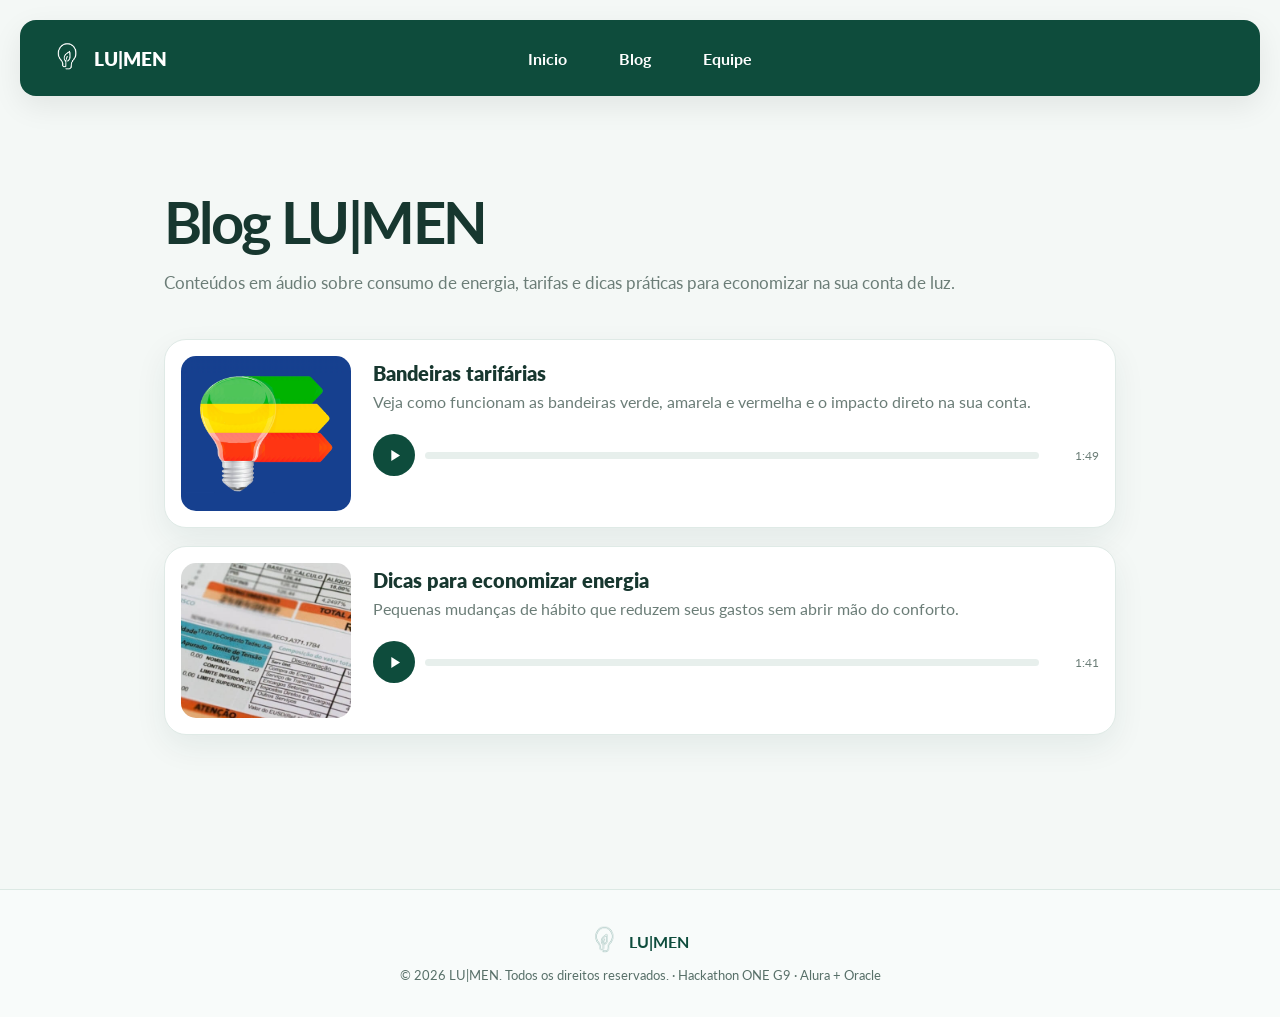
<file: frontend/Pages/blog.html>
<!DOCTYPE html>
<html lang="pt-br">
<head>
    <meta charset="UTF-8">
    <meta name="viewport" content="width=device-width, initial-scale=1.0">
    <link rel="stylesheet" href="../CSS/Blog.css">

    <link rel="preconnect" href="https://fonts.googleapis.com">
    <link href="https://fonts.googleapis.com/css2?family=Lato:wght@400;700;800&display=swap" rel="stylesheet">

    <link rel="icon" href="../Assests/logo-lumen-branco.png" type="image/png">

    <title>Blog</title>
</head>

<body>

    <header class="navbar">
        <div class="navbar__logo">
            <a href="../index.html" class="navbar__logo-link" aria-label="LU|MEN - início">
                <img src="../Assests/logo-lumen-bulb-white.png" class="navbar__brand-icon" alt="">
                <span>LU|MEN</span>
            </a>
        </div>

        <ul class="navbar__links">
            <li><a href="../index.html">Inicio</a></li>
            <li><a href="./blog.html">Blog</a></li>
            <li><a href="./equipe.html">Equipe</a></li>
        </ul>
    </header>

    <section class="blog__intro">
        <h1 class="blog__intro-titulo">Blog LU|MEN</h1>
        <p class="blog__intro-texto">
            Conteúdos em áudio sobre consumo de energia, tarifas e dicas
            práticas para economizar na sua conta de luz.
        </p>
    </section>

    <section class="blog__lista">

        <article class="blog-item">
            <div class="blog-item__capa" style="background-image:url('../Assests/bandeira-tarifaria.jpg');"></div>
            <div class="blog-item__conteudo">
                <p class="blog-item__titulo">Bandeiras tarifárias</p>
                <p class="blog-item__resumo">
                    Veja como funcionam as bandeiras verde, amarela e vermelha
                    e o impacto direto na sua conta.
                </p>

                <div class="player">
                    <button class="player__play" aria-label="Reproduzir">
                        <svg class="icon-play" viewBox="0 0 24 24"><path d="M8 5v14l11-7z"/></svg>
                        <svg class="icon-pause" viewBox="0 0 24 24" style="display:none;"><path d="M6 5h4v14H6zm8 0h4v14h-4z"/></svg>
                    </button>
                    <div class="player__barra">
                        <div class="player__progresso"></div>
                    </div>
                    <span class="player__tempo">1:49</span>
                    <audio class="player__audio" preload="none">
                        <source src="../Assests/audios/Como_funcionam_as_bandeiras_tarifarias_de_luz.m4a" type="audio/mp4">
                    </audio>
                </div>
            </div>
        </article>

        <article class="blog-item">
            <div class="blog-item__capa" style="background-image:url('../Assests/NoticiaEnergia.jpg');"></div>
            <div class="blog-item__conteudo">
                <p class="blog-item__titulo">Dicas para economizar energia</p>
                <p class="blog-item__resumo">
                    Pequenas mudanças de hábito que reduzem seus gastos
                    sem abrir mão do conforto.
                </p>

                <div class="player">
                    <button class="player__play" aria-label="Reproduzir">
                        <svg class="icon-play" viewBox="0 0 24 24"><path d="M8 5v14l11-7z"/></svg>
                        <svg class="icon-pause" viewBox="0 0 24 24" style="display:none;"><path d="M6 5h4v14H6zm8 0h4v14h-4z"/></svg>
                    </button>
                    <div class="player__barra">
                        <div class="player__progresso"></div>
                    </div>
                    <span class="player__tempo">1:41</span>
                    <audio class="player__audio" preload="none">
                        <source src="../Assests/audios/Como_baixar_sua_conta_de_luz_hoje.m4a" type="audio/mp4">
                    </audio>
                </div>
            </div>
        </article>

    </section>

    <script src="../Scripts/blog.js"></script>


    <footer class="page-footer">
      <div><img src="../Assests/logo-lumen-bulb-green.png" alt=""><strong>LU|MEN</strong></div>
      <p>© 2026 LU|MEN. Todos os direitos reservados. · Hackathon ONE G9 · Alura + Oracle</p>
    </footer>

</body>
</html>
</file>
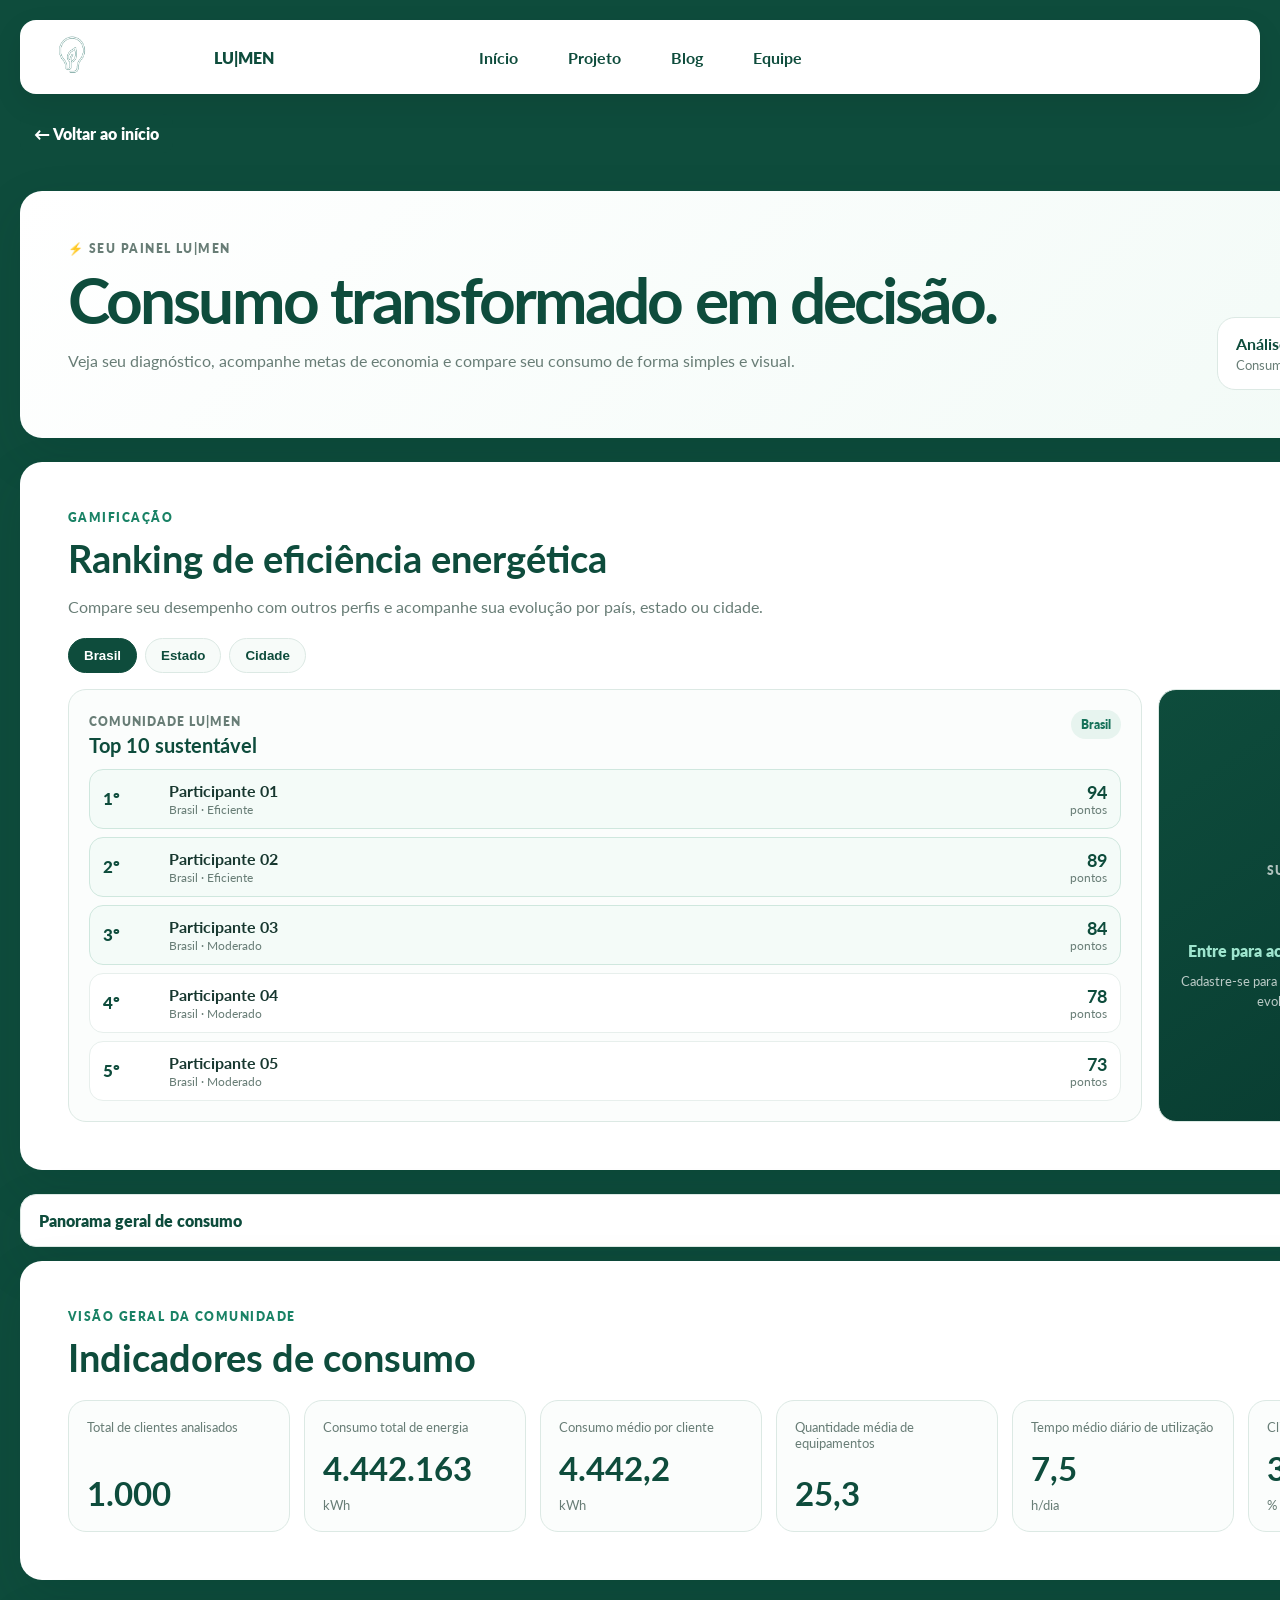
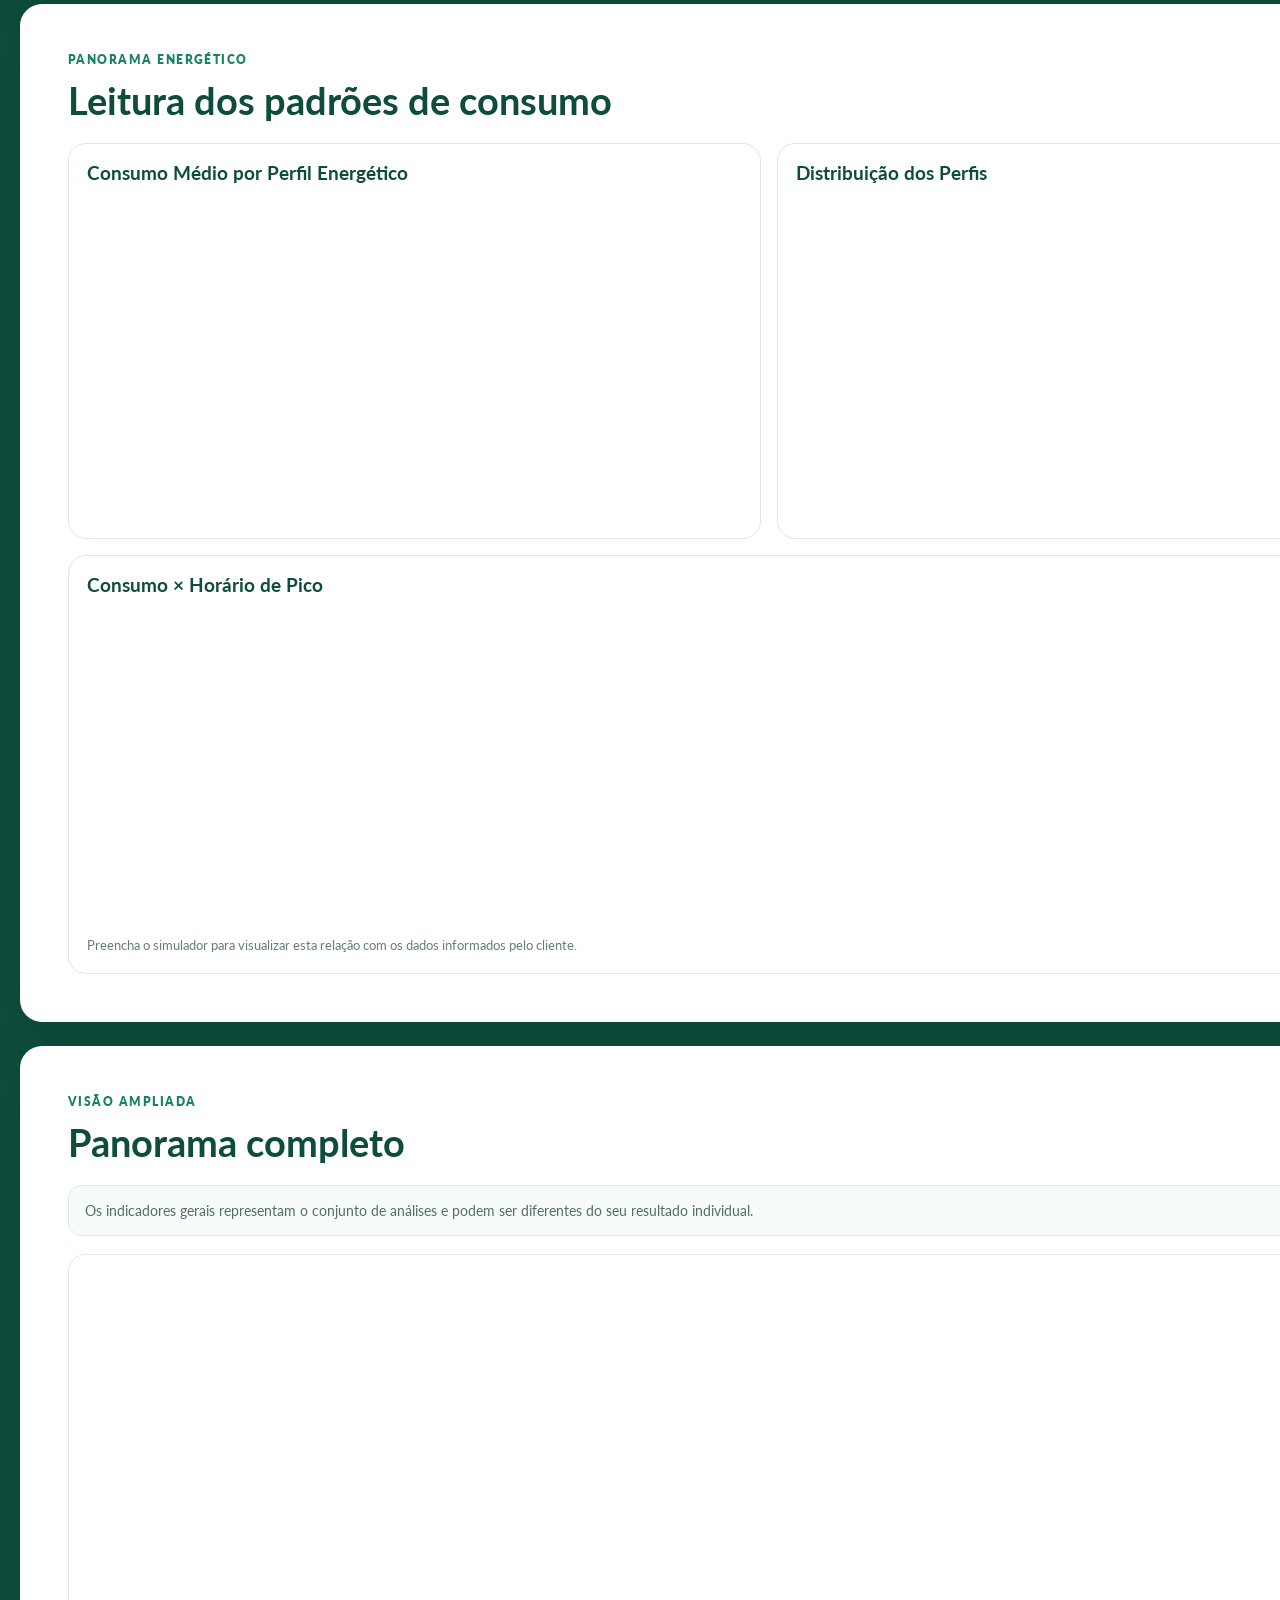
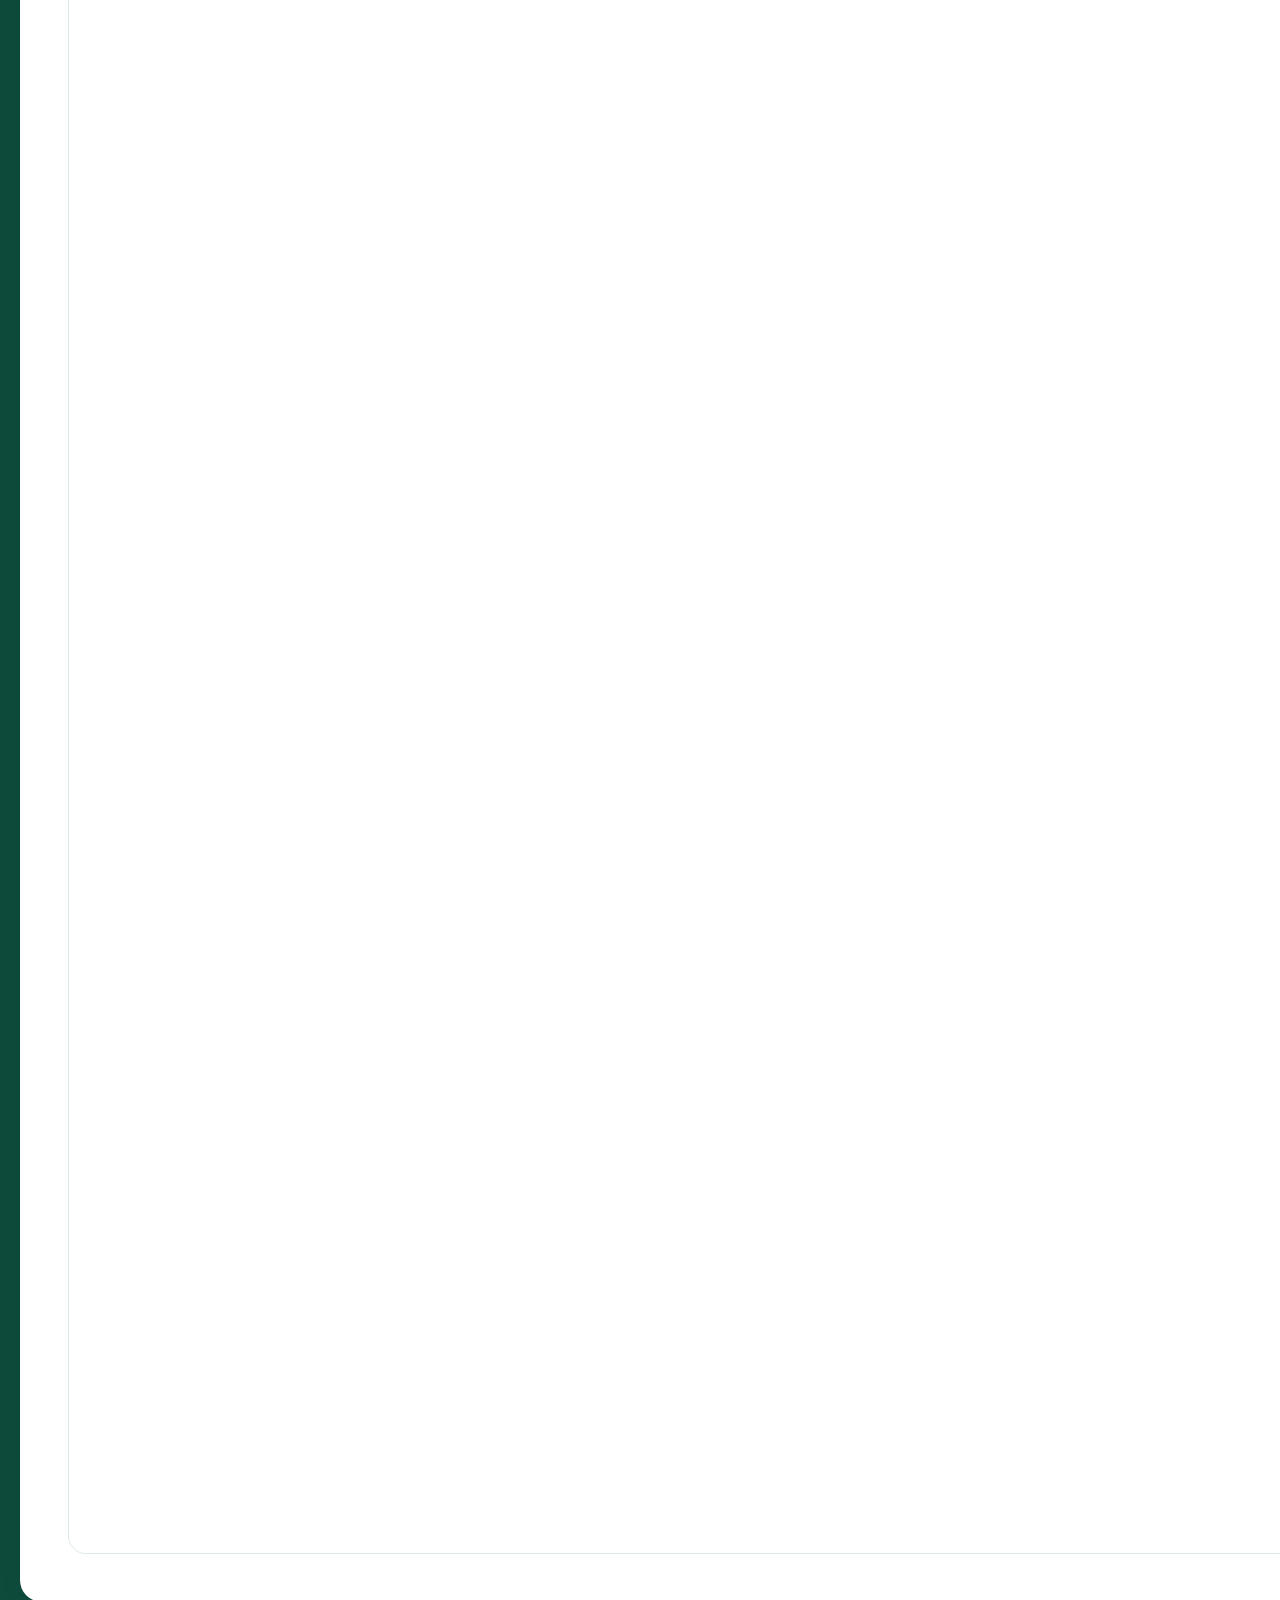
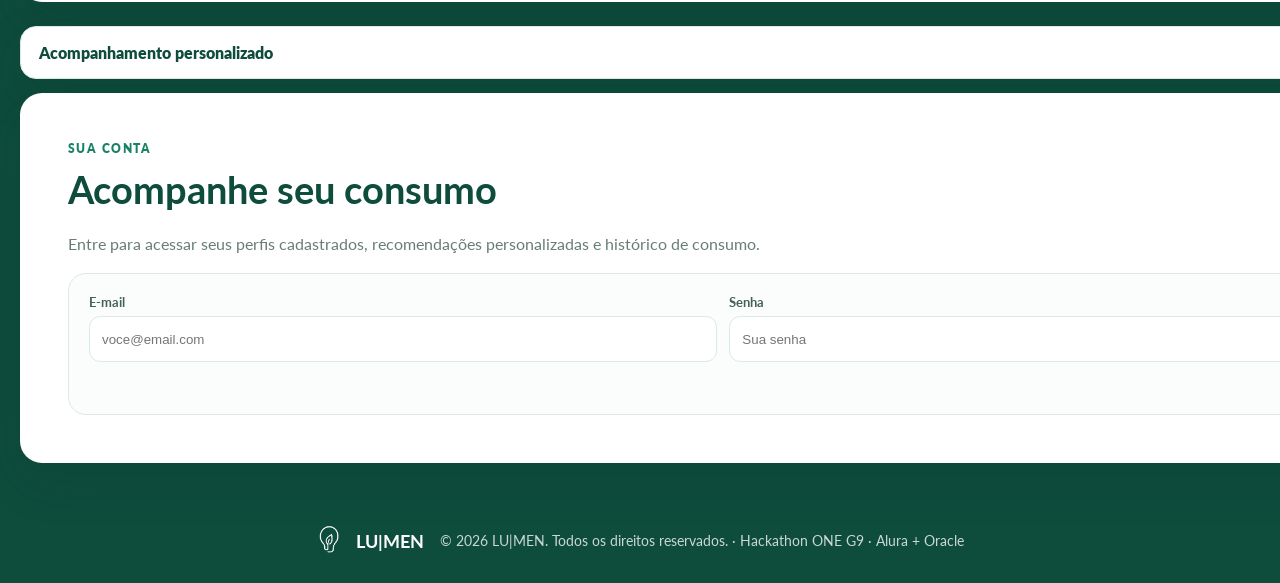
<file: frontend/Pages/dashboard.html>
<!DOCTYPE html>
<html lang="pt-BR">
<head>
  <meta charset="UTF-8">
  <meta name="viewport" content="width=device-width, initial-scale=1.0">
  <meta name="description" content="Dashboard LU|MEN com análise energética, indicadores obrigatórios e Data Viz original da equipe.">
  <title>Dashboard | LU|MEN</title>
  <link rel="preconnect" href="https://fonts.googleapis.com">
  <link href="https://fonts.googleapis.com/css2?family=Lato:wght@400;700;800&display=swap" rel="stylesheet">
  <link rel="icon" href="../Assests/logo-lumen-branco.png" type="image/png">
  <link rel="stylesheet" href="../CSS/Dashboard.css">
</head>
<body>
<script>
  if (new URLSearchParams(location.search).get('embed') === '1') {
    document.body.classList.add('embed-mode');
  }
</script>
<header class="navbar">
  <a class="navbar__logo navbar__brand" href="../index.html" aria-label="Voltar para o início">
    <img src="../Assests/logo-lumen-bulb-green.png" alt="" class="navbar__brand-icon">
    <span>LU|MEN</span>
  </a>
  <nav aria-label="Navegação principal">
    <ul class="navbar__links">
      <li><a href="../index.html">Início</a></li>
      <li><a href="../index.html#projeto">Projeto</a></li>
      <li><a href="./blog.html">Blog</a></li>
      <li><a href="./equipe.html">Equipe</a></li>
    </ul>
  </nav>
</header>

<main class="dashboard-shell">
  <div class="embed-toolbar" id="embedToolbar">
    <button type="button" id="embedVoltarSimulador">← Voltar ao simulador</button>
    <span><img src="../Assests/logo-lumen-bulb-green.png" alt=""> LU|MEN</span>
  </div>
  <a class="standalone-back" href="../index.html">← Voltar ao início</a>
  <section class="dashboard-hero">
    <div>
      <p class="eyebrow">⚡ Seu painel LU|MEN</p>
      <h1>Consumo transformado em decisão.</h1>
      <p>Veja seu diagnóstico, acompanhe metas de economia e compare seu consumo de forma simples e visual.</p>
    </div>
    <div class="hero-chip"><strong>Análise personalizada</strong><span>Consumo · economia · recomendações</span></div>
  </section>

  <section class="analysis-card" id="analysisCard" hidden>
    <div class="section-heading">
      <div>
        <p class="section-kicker">Resultado da sua análise</p>
        <h2>Diagnóstico energético</h2>
      </div>
      <span class="status status--ok" id="analysisSource">Resultado personalizado</span>
    </div>
    <div class="analysis-grid">
      <div class="profile-card" id="profileCard">
        <span class="profile-dot"></span>
        <small>Classificação energética</small>
        <strong id="categoriaValor">—</strong>
        <span id="probabilidadeValor">—</span>
      </div>
      <div class="metric-card"><small>Consumo informado</small><strong id="consumoValor">—</strong><span>kWh/mês</span></div>
      <div class="metric-card"><small>Custo estimado</small><strong id="custoValor">—</strong><span>por mês</span></div>
      <div class="metric-card"><small>Equipamentos</small><strong id="equipamentosValor">—</strong><span>quantidade</span></div>
      <div class="metric-card"><small>Uso diário</small><strong id="horasValor">—</strong><span>h/dia</span></div>
      <div class="metric-card"><small>Horário de pico</small><strong id="picoValor">—</strong><span id="picoLegenda">informado no simulador</span></div>
    </div>

    <div class="analysis-bottom">
      <article class="recommendation-box">
        <h3>Recomendações personalizadas</h3>
        <ul id="recomendacoesLista"></ul>
      </article>
      <article class="economy-box">
        <div class="economy-head"><h3>Meta de economia</h3><strong><span id="reducaoValor">10</span>%</strong></div>
        <input id="reducaoRange" type="range" min="5" max="30" step="5" value="10">
        <div class="economy-values"><div><small>Consumo projetado</small><strong id="consumoProjetado">—</strong></div><div><small>Economia mensal</small><strong id="economiaReais">—</strong></div></div>
      </article>
    </div>
  </section>

  <section class="personal-charts-section" id="personalChartsSection" hidden>
    <div class="section-heading">
      <div>
        <p class="section-kicker">Visualização do seu resultado</p>
        <h2>Seus gráficos de consumo</h2>
      </div>
      <span class="status status--ok">Dados desta análise</span>
    </div>
    <p class="personal-copy">Os gráficos se ajustam aos dados informados e ajudam a visualizar consumo, metas de economia e evolução do seu perfil energético.</p>
    <div class="personal-charts-grid">
      <article class="chart-card">
        <h3>Seu consumo × média do perfil</h3>
        <div id="chartClienteComparacao" class="chart"></div>
      </article>
      <article class="chart-card">
        <h3>Consumo atual × meta de economia</h3>
        <div id="chartClienteProjecao" class="chart"></div>
      </article>
      <article class="chart-card">
        <h3 id="scoreTitulo">Índice da análise</h3>
        <div id="chartClienteConfianca" class="chart"></div>
      </article>
      <article class="chart-card">
        <h3>Custo atual × custo projetado</h3>
        <div id="chartClienteCusto" class="chart"></div>
      </article>
      <article class="chart-card chart-card--wide">
        <h3>Histórico mensal do cliente</h3>
        <div id="chartClienteHistorico" class="chart"></div>
        <p class="chart-note" id="historicoNota">O histórico mensal fica disponível para perfis cadastrados com registros anteriores.</p>
      </article>
    </div>
  </section>

  <section class="gamification-section" id="gamificationSection">
    <div class="section-heading">
      <div>
        <p class="section-kicker">Gamificação</p>
        <h2>Ranking de eficiência energética</h2>
      </div>
      <span class="status" id="rankingStatus">Carregando ranking</span>
    </div>
    <p class="gamification-copy">Compare seu desempenho com outros perfis e acompanhe sua evolução por país, estado ou cidade.</p>

    <div class="ranking-toolbar" role="group" aria-label="Escopo do ranking">
      <button class="ranking-filter is-active" type="button" data-ranking-type="PAIS">Brasil</button>
      <button class="ranking-filter" type="button" data-ranking-type="ESTADO">Estado</button>
      <button class="ranking-filter" type="button" data-ranking-type="CIDADE">Cidade</button>
    </div>

    <div class="gamification-grid">
      <article class="ranking-card">
        <div class="ranking-card__head">
          <div>
            <small>Comunidade LU|MEN</small>
            <h3>Top 10 sustentável</h3>
          </div>
          <span class="ranking-scope" id="rankingScopeLabel">Brasil</span>
        </div>
        <div class="ranking-list" id="rankingList" aria-live="polite"></div>
      </article>

      <aside class="my-rank-card">
        <div class="my-rank-icon">★</div>
        <small>Sua posição</small>
        <strong id="minhaPosicaoValor">—</strong>
        <span id="minhaPontuacaoValor">Entre para ver sua pontuação</span>
        <p id="minhaPosicaoDetalhe">Cadastre-se para acompanhar sua posição e sua evolução no ranking.</p>
      </aside>
    </div>
  </section>

  <details class="dashboard-details dashboard-details--overview" open>
    <summary>Panorama geral de consumo</summary>
    <div class="dashboard-details__content">
  <section class="required-section">
    <div class="section-heading">
      <div>
        <p class="section-kicker">Visão geral da comunidade</p>
        <h2>Indicadores de consumo</h2>
      </div>
      <span class="status status--ok">Dados consolidados</span>
    </div>
    <div class="required-kpis">
      <div class="required-kpi"><span>Total de clientes analisados</span><strong id="kpiClientes">—</strong></div>
      <div class="required-kpi"><span>Consumo total de energia</span><strong id="kpiConsumoTotal">—</strong><small>kWh</small></div>
      <div class="required-kpi"><span>Consumo médio por cliente</span><strong id="kpiConsumoMedio">—</strong><small>kWh</small></div>
      <div class="required-kpi"><span>Quantidade média de equipamentos</span><strong id="kpiEquipamentos">—</strong></div>
      <div class="required-kpi"><span>Tempo médio diário de utilização</span><strong id="kpiHoras">—</strong><small>h/dia</small></div>
      <div class="required-kpi"><span>Clientes eficientes</span><strong id="kpiEficientes">—</strong><small>%</small></div>
    </div>
  </section>

  <section class="charts-section">
    <div class="section-heading">
      <div><p class="section-kicker">Panorama energético</p><h2>Leitura dos padrões de consumo</h2></div>
    </div>
    <div class="charts-grid">
      <article class="chart-card"><h3>Consumo Médio por Perfil Energético</h3><div id="chartConsumoPerfil" class="chart"></div></article>
      <article class="chart-card"><h3>Distribuição dos Perfis</h3><div id="chartDistribuicao" class="chart"></div></article>
      <article class="chart-card chart-card--wide"><h3>Consumo × Horário de Pico</h3><div id="chartPico" class="chart"></div><p class="chart-note" id="picoNota">Preencha o simulador para visualizar esta relação com os dados informados pelo cliente.</p></article>
    </div>
  </section>

  <section class="original-dashboard-section">
    <div class="section-heading">
      <div>
        <p class="section-kicker">Visão ampliada</p>
        <h2>Panorama completo</h2>
      </div>
      <span class="status status--ok">Dados consolidados</span>
    </div>
    
    <p class="confidence-note">Os indicadores gerais representam o conjunto de análises e podem ser diferentes do seu resultado individual.</p>
    <div class="original-dashboard-frame-wrap" id="originalDashboardWrap">
      <iframe class="original-dashboard-frame" id="originalDashboardFrame" src="./dashboard-original.html" title="Dashboard original da equipe" loading="eager" data-original-width="1400" data-original-height="1900"></iframe>
    </div>
  </section>

    </div>
  </details>

  <details class="dashboard-details dashboard-details--official" open>
    <summary>Acompanhamento personalizado</summary>
    <div class="dashboard-details__content">
  <section class="official-section" id="officialSection">
    <div class="section-heading">
      <div><p class="section-kicker">Sua conta</p><h2>Acompanhe seu consumo</h2></div>
      <span class="status" id="apiStatus">Conta LU|MEN</span>
    </div>
    <p class="official-copy">Entre para acessar seus perfis cadastrados, recomendações personalizadas e histórico de consumo.</p>
    <div class="official-grid">
      <div id="loginArea">
        <form id="loginForm" class="login-form">
          <label><span>E-mail</span><input id="loginEmail" type="email" autocomplete="username" placeholder="voce@email.com" required></label>
          <label><span>Senha</span><input id="loginSenha" type="password" autocomplete="current-password" placeholder="Sua senha" required></label>
          <button class="btn" type="submit">Entrar</button>
        </form>
      </div>
      <div id="clienteArea" hidden>
        <p id="usuarioLogado"></p>
        <label class="client-select"><span>Cliente associado</span><select id="clienteSelect"></select></label>
        <div class="client-actions"><button class="btn" id="analisarClienteBtn" type="button">Atualizar análise</button><button class="btn btn--ghost" id="sairBtn" type="button">Sair</button></div>
      </div>
      <p id="formFeedback" class="feedback" role="status" aria-live="polite"></p>
    </div>
  </section>
    </div>
  </details>
</main>

<footer class="footer"><div class="footer__brand"><img src="../Assests/logo-lumen-bulb-white.png" alt=""><strong>LU|MEN</strong></div><p>© 2026 LU|MEN. Todos os direitos reservados. · Hackathon ONE G9 · Alura + Oracle</p></footer>

<script src="https://cdn.plot.ly/plotly-3.3.1.min.js"></script>
<script src="../Scripts/config.js"></script>
<script src="../Scripts/dashboard.js"></script>
<script>
(function () {
  const wrap = document.getElementById('originalDashboardWrap');
  const frame = document.getElementById('originalDashboardFrame');
  const originalWidth = Number(frame.dataset.originalWidth || 1400);
  const originalHeight = Number(frame.dataset.originalHeight || 1900);
  function fitDashboard() {
    const available = Math.max(280, wrap.clientWidth);
    const scale = Math.min(1, available / originalWidth);
    frame.style.width = originalWidth + 'px';
    frame.style.height = originalHeight + 'px';
    frame.style.transformOrigin = 'top left';
    frame.style.transform = `scale(${scale})`;
    wrap.style.height = Math.ceil(originalHeight * scale) + 'px';
  }
  window.addEventListener('resize', fitDashboard, { passive: true });
  frame.addEventListener('load', fitDashboard);
  fitDashboard();
})();
</script>

<script>
(function(){
  const embedded = new URLSearchParams(location.search).get('embed') === '1';
  if (embedded) {
    document.querySelectorAll('.dashboard-details').forEach(el => el.removeAttribute('open'));
  }
  document.getElementById('embedVoltarSimulador')?.addEventListener('click', () => {
    if (window.parent && window.parent !== window) {
      window.parent.postMessage({type:'lumen:voltar-simulador'}, '*');
    } else {
      location.href = '/';
    }
  });
})();
</script>
</body>
</html>
</file>
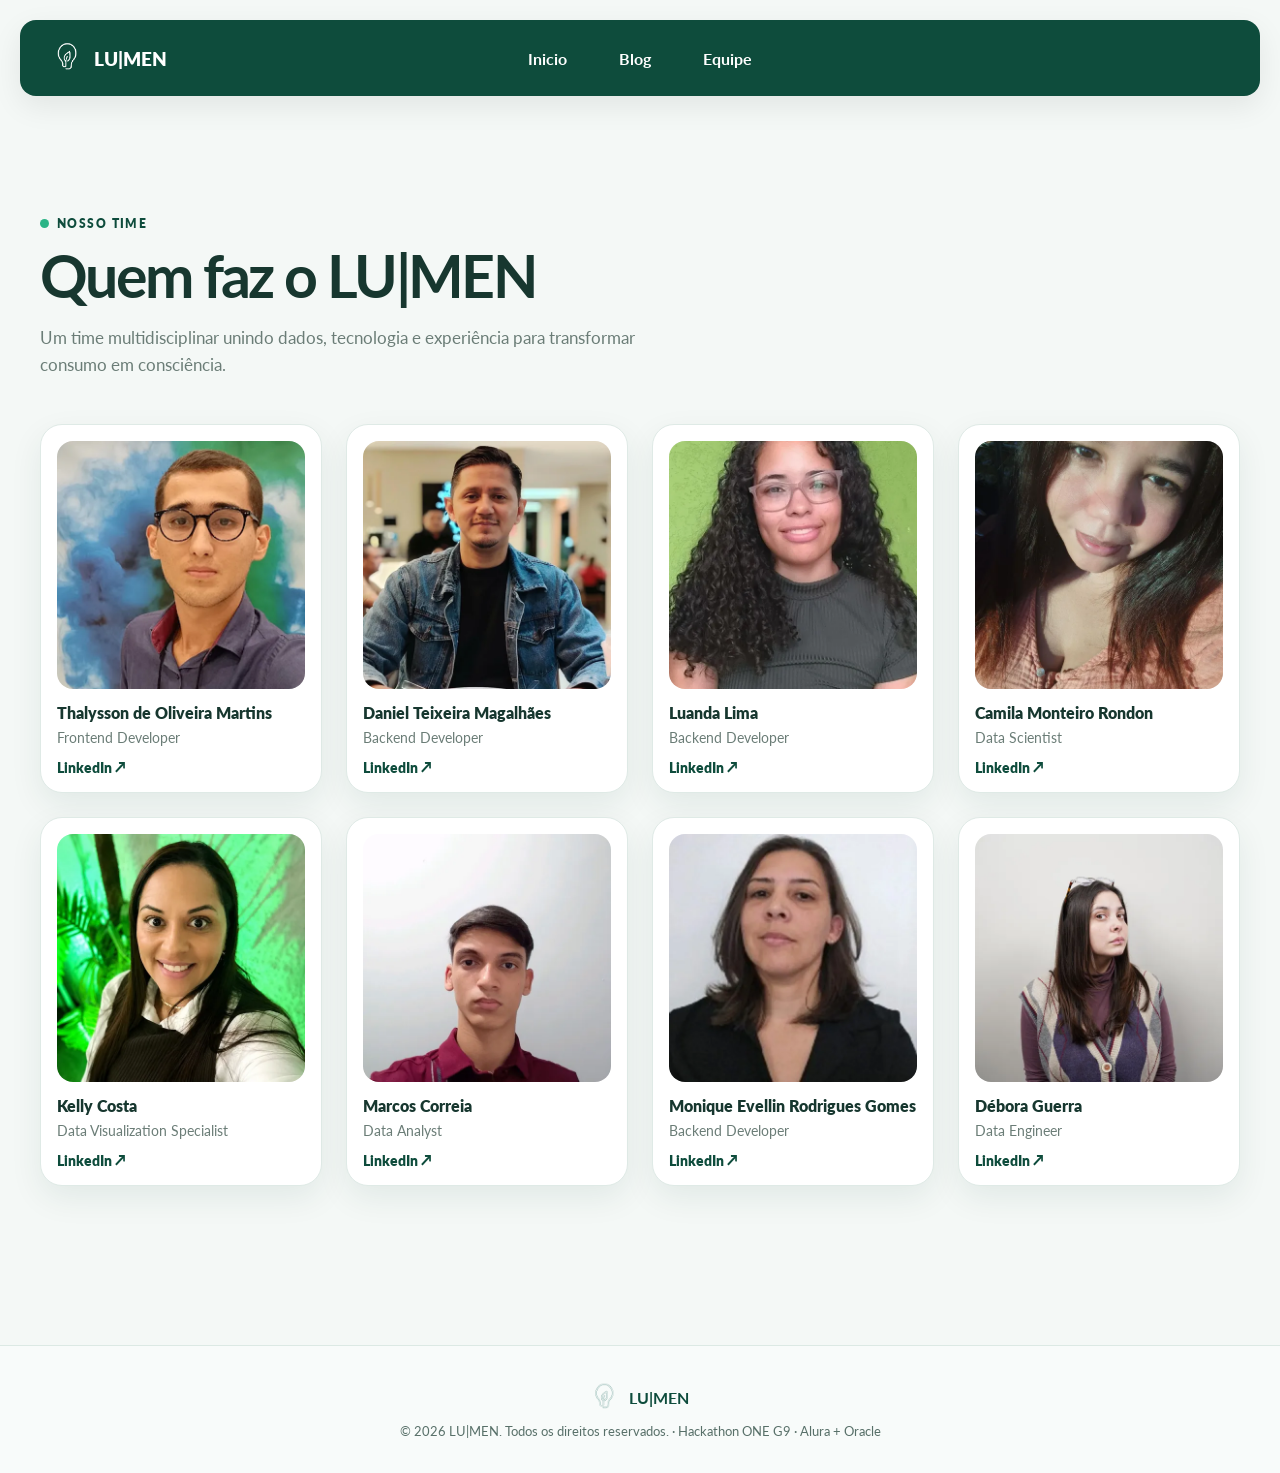
<file: frontend/Pages/equipe.html>
<!DOCTYPE html>
<html lang="pt-br">
<head>
    <meta charset="UTF-8">
    <meta name="viewport" content="width=device-width, initial-scale=1.0">

    <link rel="stylesheet" href="../CSS/Equipe.css">

    <link rel="preconnect" href="https://fonts.googleapis.com">
    <link href="https://fonts.googleapis.com/css2?family=Lato:wght@400;700;800&display=swap" rel="stylesheet">

    <link rel="icon" href="../Assests/logo-lumen-branco.png" type="image/png">

    <title>Equipe</title>
</head>

<body>
    <header class="navbar">

        <div class="navbar__logo">
            <a href="../index.html" class="navbar__logo-link" aria-label="LU|MEN - início">
                <img src="../Assests/logo-lumen-bulb-white.png" class="navbar__brand-icon" alt="">
                <span>LU|MEN</span>
            </a>
        </div>

        
        <ul class="navbar__links">
            <li><a href="../index.html">Inicio</a></li>
            <li><a href="./blog.html">Blog</a></li>
            <li><a href="./equipe.html">Equipe</a></li>
        </ul>
    </header>


    <section class="equipe">
    <div class="equipe__container">

        <p class="equipe__selo">
            <span class="equipe__selo-ponto"></span>
            nosso time
        </p>

        <div class="equipe__titulo-wrap">
            <h1 class="equipe__titulo">Quem faz o LU|MEN </h1>
        </div>

        <p class="equipe__subtitulo">
            Um time multidisciplinar unindo dados, tecnologia e experiência
            para transformar consumo em consciência.
        </p>

        <div class="equipe__grid">

        <article class="membro">
            <div class="membro__foto-wrap">
                <div class="membro__foto" style="background-image:url('../Assests/equipe-thalysson.png');"></div>
            </div>
            <p class="membro__nome">Thalysson de Oliveira Martins</p>
            <p class="membro__cargo">Frontend Developer</p>
            <a href="https://www.linkedin.com/in/thalysson-de-oliveira-martins/" class="membro__link" target="_blank">LinkedIn ↗</a>
        </article>

        <article class="membro">
            <div class="membro__foto-wrap">
                <div class="membro__foto" style="background-image:url('../Assests/equipe-daniel.png');"></div>
            </div>
            <p class="membro__nome">Daniel Teixeira Magalhães</p>
            <p class="membro__cargo">Backend Developer</p>
            <a href="https://www.linkedin.com/in/danieltmagalhaes/" class="membro__link" target="_blank">LinkedIn ↗</a>
        </article>

        <article class="membro">
            <div class="membro__foto-wrap">
                <div class="membro__foto" style="background-image:url('../Assests/equipe-luanda.png');"></div>
            </div>
            <p class="membro__nome">Luanda Lima</p>
            <p class="membro__cargo">Backend Developer</p>
            <a href="#" class="membro__link">LinkedIn ↗</a>
        </article>

        <article class="membro">
            <div class="membro__foto-wrap">
                <div class="membro__foto" style="background-image:url('../Assests/equipe-camila.png');"></div>
            </div>
            <p class="membro__nome">Camila Monteiro Rondon</p>
            <p class="membro__cargo">Data Scientist</p>
            <a href="https://www.linkedin.com/in/camila-monteiro-32a12416a/" class="membro__link" target="_blank">LinkedIn ↗</a>
        </article>

        <article class="membro">
            <div class="membro__foto-wrap">
                <div class="membro__foto" style="background-image:url('../Assests/equipe-kelly.png');"></div>
            </div>
            <p class="membro__nome">Kelly Costa</p>
            <p class="membro__cargo">Data Visualization Specialist</p>
            <a href="#" class="membro__link">LinkedIn ↗</a>
        </article>

        <article class="membro">
            <div class="membro__foto-wrap">
                <div class="membro__foto" style="background-image:url('../Assests/equipe-marcos.png');"></div>
            </div>
            <p class="membro__nome">Marcos Correia</p>
            <p class="membro__cargo">Data Analyst</p>
            <a href="#" class="membro__link">LinkedIn ↗</a>
        </article>

        <article class="membro">
            <div class="membro__foto-wrap">
                <div class="membro__foto" style="background-image:url('../Assests/equipe-monique.png');"></div>
            </div>
            <p class="membro__nome">Monique Evellin Rodrigues Gomes</p>
            <p class="membro__cargo">Backend Developer</p>
            <a href="https://www.linkedin.com/in/niquevellin/" class="membro__link" target="_blank">LinkedIn ↗</a>
        </article>

        <article class="membro">
            <div class="membro__foto-wrap">
                <div class="membro__foto" style="background-image:url('../Assests/equipe-debora.png');"></div>
            </div>
            <p class="membro__nome">Débora Guerra</p>
            <p class="membro__cargo">Data Engineer</p>
            <a href="#" class="membro__link">LinkedIn ↗</a>
        </article>

        </div>

    </div>

    </section>



    <footer class="page-footer">
      <div><img src="../Assests/logo-lumen-bulb-green.png" alt=""><strong>LU|MEN</strong></div>
      <p>© 2026 LU|MEN. Todos os direitos reservados. · Hackathon ONE G9 · Alura + Oracle</p>
    </footer>

</body>
</html>
</file>
<file: frontend/CSS/Blog.css>
:root{--verde:#0e4c3c;--texto:#17372f;--muted:#6b7d77;--bg:#f4f8f6}*{box-sizing:border-box}body{margin:0;background:var(--bg);font-family:Lato,Arial,sans-serif;color:var(--texto)}a{text-decoration:none;color:inherit}.navbar{width:min(1800px,calc(100% - 40px));margin:20px auto;padding:15px 34px;border-radius:16px;background:var(--verde);display:flex;align-items:center;justify-content:space-between;gap:24px;color:#fff}.navbar__logo-link{display:flex;align-items:center;gap:10px;font-weight:800}.navbar__logo-image{width:auto;max-width:120px;height:40px;object-fit:contain}.navbar__links{display:flex;gap:26px;list-style:none;margin:0;padding:0}.navbar__links a{font-weight:700;color:rgba(255,255,255,.84)}.blog__intro{max-width:900px;margin:70px auto 30px;padding:0 24px}.blog__intro-titulo{font-size:clamp(2.4rem,5vw,4.5rem);letter-spacing:-.045em;margin:0 0 12px}.blog__intro-texto{color:var(--muted);font-size:1.06rem;line-height:1.6}.blog__lista{max-width:1000px;margin:0 auto;padding:0 24px 90px;display:flex;flex-direction:column;gap:18px}.blog-item{display:grid;grid-template-columns:170px 1fr;gap:22px;background:#fff;border:1px solid #dfeae6;border-radius:22px;padding:16px;box-shadow:0 12px 32px rgba(7,61,50,.07)}.blog-item__capa{min-height:155px;border-radius:15px;background-size:cover;background-position:center}.blog-item__titulo{font-weight:800;font-size:1.25rem;margin:5px 0}.blog-item__resumo{color:var(--muted);line-height:1.55;margin:0 0 20px}.player{display:grid;grid-template-columns:42px 1fr 50px;gap:10px;align-items:center}.player__play{width:42px;height:42px;border:0;border-radius:50%;display:grid;place-items:center;background:var(--verde);fill:#fff;cursor:pointer}.player__play svg{width:19px;height:19px}.player__barra{height:7px;border-radius:999px;background:#e7efec;overflow:hidden;cursor:pointer}.player__progresso{height:100%;width:0;background:#2bb486}.player__tempo{font-size:.78rem;color:var(--muted);text-align:right}@media(max-width:720px){.navbar{align-items:flex-start;flex-direction:column}.navbar__links{width:100%;overflow-x:auto}.blog-item{grid-template-columns:1fr}.blog-item__capa{min-height:220px}}@media(max-width:520px){.navbar{width:calc(100% - 20px);margin:10px;padding:14px 18px}.navbar__links a{white-space:nowrap}.blog__intro,.blog__lista{padding-inline:12px}.player{grid-template-columns:42px 1fr 44px}}
.navbar__logo-image{max-width:140px;height:44px}.navbar__logo-link{min-width:140px}

.navbar__logo-link{display:inline-flex;align-items:center;gap:10px}
.navbar__brand-icon{width:32px!important;height:38px!important;object-fit:contain}


.page-footer{margin-top:70px;padding:34px max(20px,calc((100% - 1200px)/2));border-top:1px solid #dce9e4;display:flex;align-items:center;justify-content:space-between;gap:22px;color:#587069;background:#f8fbfa}.page-footer>div{display:flex;align-items:center;gap:9px;color:#0e4c3c}.page-footer img{width:28px;height:35px;object-fit:contain}.page-footer p{margin:0;font-size:.82rem}@media(max-width:650px){.page-footer{flex-direction:column;text-align:center}}

/* ===== V5 — cabeçalho padronizado, respiro e rodapé central ===== */
.navbar{
  width:min(1800px,calc(100% - 40px));
  min-height:76px;
  margin:20px auto;
  padding:14px 34px;
  border-radius:16px;
  display:grid;
  grid-template-columns:1fr auto 1fr;
  align-items:center;
  background:#0e4c3c;
  box-shadow:0 10px 30px rgba(0,0,0,.08);
}
.navbar__logo{grid-column:1;display:flex;align-items:center;}
.navbar__logo-link{display:inline-flex;align-items:center;gap:10px;min-width:0;color:#fff;font-size:1.2rem;font-weight:800;}
.navbar__brand-icon{width:30px!important;height:36px!important;object-fit:contain!important;}
.navbar__links{grid-column:2;display:flex;align-items:center;gap:28px;}
.navbar__links a{color:#fff;padding:9px 12px;border-radius:999px;}
.navbar__links a:hover{background:rgba(255,255,255,.12);}
.blog__intro{max-width:1000px;margin:96px auto 42px;padding:0 24px;}
.blog__intro-titulo{font-size:clamp(2.6rem,4.5vw,4rem);line-height:1.05;margin:0 0 16px;}
.blog__lista{max-width:1000px;padding-bottom:100px;}
.page-footer{margin-top:54px;padding:34px 20px;display:flex;flex-direction:column;justify-content:center;align-items:center;text-align:center;gap:8px;}
.page-footer>div{justify-content:center;}
.page-footer p{text-align:center;}
@media(max-width:760px){
  .navbar{grid-template-columns:1fr;width:calc(100% - 20px);margin:10px;padding:14px 18px;gap:10px;}
  .navbar__links{grid-column:1;width:100%;overflow-x:auto;gap:8px;}
  .navbar__links a{white-space:nowrap;}
  .blog__intro{margin-top:58px;}
}
</file>
<file: frontend/CSS/Dashboard.css>
:root{--verde:#0e4c3c;--verde-escuro:#083b30;--verde-claro:#e8f5f0;--texto:#17372f;--muted:#687d76;--borda:#dce9e4;--branco:#fff;--laranja:#e08a2f;--sombra:0 18px 50px rgba(5,49,40,.12)}*{box-sizing:border-box}html{scroll-behavior:smooth}body{margin:0;background:var(--verde);font-family:Lato,Arial,sans-serif;color:var(--texto)}a{text-decoration:none;color:inherit}.navbar{width:min(1800px,calc(100% - 40px));margin:20px auto;padding:14px 34px;border-radius:16px;background:#fff;display:grid;grid-template-columns:1fr auto 1fr;align-items:center;box-shadow:0 10px 30px rgba(0,0,0,.08);position:relative;z-index:20}.navbar__logo{display:flex;align-items:center}.navbar__logo img{width:150px;max-width:100%;height:46px;object-fit:contain;object-position:left center}.navbar nav{grid-column:2}.navbar__links{display:flex;gap:26px;list-style:none;margin:0;padding:0}.navbar__links a{font-weight:700;color:var(--verde);padding:9px 12px;border-radius:999px}.navbar__links a:hover,.navbar__links a.is-active{background:var(--verde-claro)}.dashboard-shell{width:min(1800px,calc(100% - 40px));margin:0 auto 60px;display:grid;gap:24px}.dashboard-hero,.analysis-card,.personal-charts-section,.required-section,.charts-section,.original-dashboard-section,.official-section{background:#fff;border-radius:22px;padding:clamp(24px,4vw,48px);box-shadow:var(--sombra)}.dashboard-hero{display:flex;justify-content:space-between;gap:28px;align-items:end;background:linear-gradient(135deg,#fff 0%,#f1faf6 100%)}.eyebrow,.section-kicker{margin:0 0 10px;color:#198265;font-size:.76rem;font-weight:800;letter-spacing:.12em;text-transform:uppercase}.dashboard-hero h1{margin:0 0 12px;font-size:clamp(2.3rem,5vw,4.4rem);line-height:1;letter-spacing:-.045em;color:var(--verde)}.dashboard-hero p{max-width:780px;color:var(--muted);line-height:1.6}.hero-chip{min-width:230px;border:1px solid var(--borda);border-radius:18px;padding:16px 18px;background:#fff;display:grid;gap:4px}.hero-chip strong{color:var(--verde)}.hero-chip span{font-size:.82rem;color:var(--muted)}.section-heading{display:flex;align-items:center;justify-content:space-between;gap:20px;margin-bottom:20px}.section-heading h2{margin:0;font-size:clamp(1.7rem,3vw,2.5rem);color:var(--verde)}.status{display:inline-flex;align-items:center;padding:8px 11px;border-radius:999px;background:#eef4f1;color:#56716a;font-size:.78rem;font-weight:800;white-space:nowrap}.status--ok{background:#e4f6ef;color:#0c7458}.status--warning{background:#fff1df;color:#a76608}.analysis-grid{display:grid;grid-template-columns:1.35fr repeat(5,1fr);gap:14px}.profile-card,.metric-card,.required-kpi{border:1px solid var(--borda);border-radius:18px;padding:18px;background:#fbfdfc}.profile-card{display:grid;grid-template-columns:auto 1fr;column-gap:10px;align-content:start}.profile-dot{grid-row:1/4;width:13px;height:13px;border-radius:50%;background:#00A878;margin-top:5px}.profile-card[data-profile="moderado"] .profile-dot{background:#e0b33d}.profile-card[data-profile="ineficiente"] .profile-dot{background:#b9473e}.profile-card small,.metric-card small,.required-kpi span{color:var(--muted);font-size:.8rem}.profile-card strong,.metric-card strong,.required-kpi strong{color:var(--verde);font-size:1.6rem;margin-top:5px}.profile-card>span:last-child,.metric-card>span{font-size:.78rem;color:var(--muted);margin-top:4px}.analysis-bottom{display:grid;grid-template-columns:1.4fr 1fr;gap:16px;margin-top:16px}.recommendation-box,.economy-box{border-radius:18px;padding:20px;background:var(--verde);color:#fff}.recommendation-box h3,.economy-box h3{margin:0 0 12px}.recommendation-box ul{margin:0;padding-left:20px;line-height:1.55;color:rgba(255,255,255,.86)}.economy-head{display:flex;justify-content:space-between;align-items:center}.economy-head strong{font-size:1.6rem}.economy-box input{width:100%;accent-color:#76d7c4}.economy-values{display:grid;grid-template-columns:1fr 1fr;gap:12px;margin-top:12px}.economy-values div{background:rgba(255,255,255,.1);border-radius:14px;padding:14px}.economy-values small{display:block;color:rgba(255,255,255,.7);margin-bottom:5px}.required-kpis{display:grid;grid-template-columns:repeat(6,1fr);gap:14px}.required-kpi{display:flex;min-height:132px;flex-direction:column;justify-content:space-between}.required-kpi strong{font-size:clamp(1.5rem,2.6vw,2.2rem)}.required-kpi small{color:var(--muted)}.charts-grid{display:grid;grid-template-columns:1fr 1fr;gap:16px}.chart-card{border:1px solid var(--borda);border-radius:18px;padding:18px;min-width:0}.chart-card h3{margin:0 0 6px;color:var(--verde)}.chart-card--wide{grid-column:1/-1}.chart{width:100%;min-height:330px}.chart-note{margin:4px 0 0;color:var(--muted);font-size:.82rem;line-height:1.45}.preserve-note,.official-copy{color:var(--muted);line-height:1.55}.original-dashboard-frame-wrap{position:relative;width:100%;overflow:hidden;border:1px solid var(--borda);border-radius:18px;background:#f5f8f7}.original-dashboard-frame{display:block;border:0;background:#fff}.official-grid{border:1px solid var(--borda);border-radius:18px;padding:20px;background:#fbfdfc}.login-form{display:grid;grid-template-columns:1fr 1fr auto;gap:12px;align-items:end}.login-form label,.client-select{display:grid;gap:6px}.login-form span,.client-select span{font-size:.82rem;font-weight:700;color:#436159}.login-form input,.client-select select{height:46px;border:1px solid var(--borda);border-radius:11px;padding:0 12px;background:#fff}.btn{height:46px;border:0;border-radius:11px;padding:0 20px;background:var(--verde);color:#fff;font-weight:800;cursor:pointer}.btn--ghost{background:#e9f3ef;color:var(--verde)}.client-actions{display:flex;gap:10px;margin-top:12px}.feedback{min-height:20px;margin:12px 0 0;color:#317a65}.feedback.is-error{color:#b9473e}.footer{width:min(1800px,calc(100% - 40px));margin:0 auto 24px;display:flex;align-items:center;justify-content:center;gap:16px;color:rgba(255,255,255,.78)}.footer img{width:120px;height:auto}.footer p{margin:0;font-size:.85rem}@media(max-width:1250px){.analysis-grid{grid-template-columns:repeat(3,1fr)}.profile-card{grid-column:span 1}.required-kpis{grid-template-columns:repeat(3,1fr)}}@media(max-width:850px){.navbar{grid-template-columns:1fr;padding:16px 20px}.navbar nav{grid-column:auto}.navbar__links{overflow-x:auto;gap:8px}.dashboard-hero{align-items:flex-start;flex-direction:column}.hero-chip{width:100%}.analysis-grid{grid-template-columns:1fr 1fr}.analysis-bottom,.charts-grid{grid-template-columns:1fr}.chart-card--wide{grid-column:auto}.required-kpis{grid-template-columns:1fr 1fr}.login-form{grid-template-columns:1fr}.client-actions{flex-direction:column}}@media(max-width:560px){.navbar,.dashboard-shell,.footer{width:calc(100% - 20px)}.navbar{margin:10px}.navbar__logo img{width:130px}.navbar__links a{white-space:nowrap}.dashboard-shell{gap:12px}.dashboard-hero,.analysis-card,.personal-charts-section,.required-section,.charts-section,.original-dashboard-section,.official-section{padding:20px;border-radius:18px}.analysis-grid,.required-kpis{grid-template-columns:1fr}.economy-values{grid-template-columns:1fr}.section-heading{align-items:flex-start;flex-direction:column}.chart{min-height:290px}.footer{flex-direction:column;text-align:center}}


/* V3: identidade e modo incorporado na janela da home */
.navbar__brand {
  display:inline-flex;
  align-items:center;
  gap:10px;
  font-weight:800;
  color:#0e4c3c;
}
.navbar__brand-icon { width:32px; height:38px; object-fit:contain; }
.footer__brand { display:flex; align-items:center; gap:10px; }
.footer__brand img { width:30px !important; height:36px !important; object-fit:contain; }
.footer__brand strong { color:#fff; font-size:1.1rem; }

body.embed-mode > .navbar,
body.embed-mode > .footer { display:none !important; }
body.embed-mode .dashboard-shell {
  width:100% !important;
  max-width:none !important;
  margin:0 !important;
  padding:18px !important;
}
body.embed-mode .dashboard-hero {
  margin-top:0 !important;
}
@media(max-width:700px){
  body.embed-mode .dashboard-shell { padding:10px !important; }
}


/* V4 — gráficos personalizados do cliente */
.personal-copy{margin:-6px 0 22px;color:var(--muted);line-height:1.55}
.personal-charts-grid{display:grid;grid-template-columns:1fr 1fr;gap:16px}
.personal-charts-grid .chart-card--wide{grid-column:1/-1}
#chartClienteConfianca{min-height:300px}
@media(max-width:850px){
  .personal-charts-grid{grid-template-columns:1fr}
  .personal-charts-grid .chart-card--wide{grid-column:auto}
}

/* ===== V5 — versão incorporada mais limpa para o cliente ===== */
.standalone-back{
  display:inline-flex;
  align-items:center;
  width:max-content;
  margin:0 0 14px;
  padding:10px 14px;
  border-radius:10px;
  background:#0e4c3c;
  color:#fff;
  font-weight:800;
}
body.embed-mode .standalone-back{display:none!important;}
body.embed-mode .dashboard-hero{display:none!important;}
body.embed-mode .dashboard-shell{padding:12px!important;gap:12px!important;background:#eef6f2;}
body.embed-mode .analysis-card,
body.embed-mode .personal-charts-section,
body.embed-mode .required-section,
body.embed-mode .charts-section,
body.embed-mode .original-dashboard-section,
body.embed-mode .official-section{
  padding:22px!important;
  border-radius:16px!important;
  box-shadow:none!important;
}
body.embed-mode .section-heading h2{font-size:clamp(1.55rem,2.4vw,2.15rem)!important;}
body.embed-mode .analysis-grid{gap:10px!important;}
body.embed-mode .metric-card,
body.embed-mode .profile-card{padding:14px!important;min-height:96px!important;}
body.embed-mode .analysis-bottom{gap:12px!important;margin-top:12px!important;}
body.embed-mode .recommendation-box,
body.embed-mode .economy-box{padding:16px!important;}
body.embed-mode .personal-charts-grid{gap:12px!important;}
body.embed-mode .chart-card{padding:16px!important;}
body.embed-mode .chart{min-height:250px!important;}
body.embed-mode .required-kpis{gap:10px!important;}
body.embed-mode .required-kpi{padding:14px!important;}
@media(max-width:850px){
  body.embed-mode .analysis-grid{grid-template-columns:1fr 1fr!important;}
}
@media(max-width:560px){
  body.embed-mode .analysis-grid{grid-template-columns:1fr!important;}
  body.embed-mode .analysis-card,
  body.embed-mode .personal-charts-section,
  body.embed-mode .required-section,
  body.embed-mode .charts-section,
  body.embed-mode .original-dashboard-section,
  body.embed-mode .official-section{padding:16px!important;}
}


/* ===== V6 — leitura mais clara dos cards e percentuais ===== */
.metric-card{
  display:flex;
  flex-direction:column;
  align-items:flex-start;
  justify-content:center;
  gap:8px;
}
.metric-card small{display:block;margin:0;line-height:1.25;}
.metric-card strong{display:block;margin:2px 0 0;line-height:1.05;}
.metric-card>span{display:block;margin:0;line-height:1.25;}
.profile-card{row-gap:7px;}
.profile-card small,.profile-card strong,.profile-card>span:last-child{line-height:1.25;}
.profile-card strong{display:block;margin-top:1px;}
.confidence-note{
  margin:14px 0 18px;
  padding:14px 16px;
  border:1px solid var(--borda);
  border-radius:14px;
  background:#f7fbf9;
  color:#536d65;
  line-height:1.5;
  font-size:.9rem;
}
.confidence-note strong{color:var(--verde);}


/* ===== V7 — experiência do cliente mais simples ===== */
.embed-toolbar{display:none}
.dashboard-details{border:0;margin:0;padding:0}
.dashboard-details>summary{
  list-style:none;cursor:pointer;background:#fff;color:var(--verde);font-weight:800;
  border-radius:16px;padding:16px 18px;box-shadow:var(--sombra);border:1px solid var(--borda);
}
.dashboard-details>summary::-webkit-details-marker{display:none}
.dashboard-details>summary::after{content:'＋';float:right;font-size:1.25rem}
.dashboard-details[open]>summary::after{content:'−'}
.dashboard-details__content{display:grid;gap:24px;margin-top:14px}
body.embed-mode .dashboard-details__content{gap:12px!important;margin-top:10px!important}
body.embed-mode .dashboard-details>summary{box-shadow:none!important;border-radius:14px!important;padding:14px 16px!important}
body.embed-mode .dashboard-shell{padding:10px!important;gap:10px!important;background:#eef6f2!important}
body.embed-mode .analysis-grid{grid-template-columns:repeat(3,1fr)!important}
body.embed-mode .analysis-card{padding:18px!important}
body.embed-mode .personal-charts-section{padding:18px!important}
body.embed-mode .personal-charts-grid{grid-template-columns:1fr 1fr!important}
body.embed-mode .chart{min-height:220px!important}
body.embed-mode #chartClienteHistorico{min-height:250px!important}
body.embed-mode .analysis-bottom{grid-template-columns:1.35fr .85fr!important}
body.embed-mode .embed-toolbar{
  display:none!important; /* navegação principal fica na barra externa do modal */
}
@media(max-width:850px){
  body.embed-mode .analysis-grid{grid-template-columns:1fr 1fr!important}
  body.embed-mode .personal-charts-grid{grid-template-columns:1fr!important}
  body.embed-mode .analysis-bottom{grid-template-columns:1fr!important}
}
@media(max-width:560px){body.embed-mode .analysis-grid{grid-template-columns:1fr!important}}


/* ===== V9 — gamificação integrada ao ranking real do backend ===== */
.gamification-section{background:#fff;border-radius:22px;padding:clamp(24px,4vw,48px);box-shadow:var(--sombra)}
.gamification-copy{margin:-6px 0 18px;color:var(--muted);line-height:1.55}
.gamification-copy strong{color:var(--verde)}
.ranking-toolbar{display:flex;gap:8px;flex-wrap:wrap;margin-bottom:16px}
.ranking-filter{border:1px solid var(--borda);background:#f7fbf9;color:var(--verde);font-weight:800;border-radius:999px;padding:9px 15px;cursor:pointer}
.ranking-filter.is-active{background:var(--verde);border-color:var(--verde);color:#fff}
.gamification-grid{display:grid;grid-template-columns:minmax(0,1.55fr) minmax(240px,.45fr);gap:16px;align-items:stretch}
.ranking-card,.my-rank-card{border:1px solid var(--borda);border-radius:18px;background:#fbfdfc;padding:20px;min-width:0}
.ranking-card__head{display:flex;align-items:flex-start;justify-content:space-between;gap:14px;margin-bottom:12px}
.ranking-card__head small,.my-rank-card small{color:var(--muted);font-size:.76rem;font-weight:800;text-transform:uppercase;letter-spacing:.08em}
.ranking-card__head h3{margin:4px 0 0;color:var(--verde);font-size:1.25rem}
.ranking-scope{background:#e7f4ef;color:#16725a;border-radius:999px;padding:7px 10px;font-size:.76rem;font-weight:800;white-space:nowrap}
.ranking-list{display:grid;gap:8px}
.ranking-row{display:grid;grid-template-columns:54px minmax(0,1fr) 110px;align-items:center;gap:12px;border:1px solid #e7efec;border-radius:14px;padding:11px 13px;background:#fff}
.ranking-row--podium{border-color:#cfe7de;background:#f4fbf8}
.ranking-position{font-weight:900;color:var(--verde);font-size:1.05rem}
.ranking-name{min-width:0}
.ranking-name strong{display:block;color:#17372f;white-space:nowrap;overflow:hidden;text-overflow:ellipsis}
.ranking-name span{display:block;margin-top:2px;color:var(--muted);font-size:.78rem;white-space:nowrap;overflow:hidden;text-overflow:ellipsis}
.ranking-score{text-align:right}
.ranking-score strong{display:block;color:var(--verde);font-size:1.1rem}
.ranking-score span{display:block;color:var(--muted);font-size:.72rem}
.ranking-empty{border:1px dashed var(--borda);border-radius:14px;padding:22px;text-align:center;color:var(--muted);line-height:1.45}
.my-rank-card{display:flex;flex-direction:column;justify-content:center;align-items:center;text-align:center;background:linear-gradient(145deg,#0e4c3c,#083b30);color:#fff}
.my-rank-icon{width:52px;height:52px;border-radius:16px;display:grid;place-items:center;background:rgba(255,255,255,.13);font-size:1.45rem;margin-bottom:12px}
.my-rank-card small{color:rgba(255,255,255,.68)}
.my-rank-card>strong{font-size:clamp(2.2rem,4vw,3.2rem);line-height:1;margin:8px 0 4px}
.my-rank-card>span{font-weight:800;color:#9ee5ce}
.my-rank-card p{margin:12px 0 0;color:rgba(255,255,255,.72);line-height:1.45;font-size:.84rem}
body.embed-mode .gamification-section{padding:18px!important;border-radius:16px!important;box-shadow:none!important}
body.embed-mode .ranking-row{padding:9px 11px}
@media(max-width:850px){.gamification-grid{grid-template-columns:1fr}.my-rank-card{min-height:230px}}
@media(max-width:560px){.gamification-section{padding:20px;border-radius:18px}.ranking-row{grid-template-columns:42px minmax(0,1fr) 78px;gap:8px;padding:10px}.ranking-name span{white-space:normal}.ranking-score strong{font-size:1rem}}
</file>
<file: frontend/CSS/Equipe.css>
:root{--verde:#0e4c3c;--texto:#17372f;--muted:#6b7d77;--bg:#f4f8f6}*{box-sizing:border-box}body{margin:0;background:var(--bg);font-family:Lato,Arial,sans-serif;color:var(--texto)}a{text-decoration:none;color:inherit}.navbar{width:min(1800px,calc(100% - 40px));margin:20px auto;padding:15px 34px;border-radius:16px;background:var(--verde);display:flex;align-items:center;justify-content:space-between;gap:24px;color:#fff}.navbar__logo-link{display:flex;align-items:center;gap:10px;font-weight:800}.navbar__logo-image{width:auto;max-width:120px;height:40px;object-fit:contain}.navbar__links{display:flex;gap:26px;list-style:none;margin:0;padding:0}.navbar__links a{font-weight:700;color:rgba(255,255,255,.84)}.equipe{padding:65px 24px 100px}.equipe__container{max-width:1200px;margin:auto}.equipe__selo{display:inline-flex;align-items:center;gap:8px;margin:0;color:var(--verde);font-weight:800;text-transform:uppercase;letter-spacing:.12em;font-size:.74rem}.equipe__selo-ponto{width:9px;height:9px;border-radius:50%;background:#2bb486}.equipe__titulo{font-size:clamp(2.4rem,5vw,4.6rem);letter-spacing:-.045em;margin:12px 0}.equipe__subtitulo{max-width:660px;color:var(--muted);font-size:1.06rem;line-height:1.6;margin:0 0 40px}.equipe__grid{display:grid;grid-template-columns:repeat(4,1fr);gap:24px}.membro{background:#fff;border:1px solid #dfeae6;border-radius:22px;padding:16px;box-shadow:0 12px 32px rgba(7,61,50,.08)}.membro__foto-wrap{aspect-ratio:1/1;border-radius:16px;overflow:hidden;background:#e5f0ec}.membro__foto{width:100%;height:100%;background-position:center;background-size:cover}.membro__nome{font-weight:800;margin:14px 0 5px;line-height:1.3}.membro__cargo{color:var(--muted);margin:0 0 11px;font-size:.9rem}.membro__link{color:var(--verde);font-weight:800;font-size:.86rem}@media(max-width:1050px){.equipe__grid{grid-template-columns:repeat(3,1fr)}}@media(max-width:760px){.navbar{align-items:flex-start;flex-direction:column}.navbar__links{width:100%;overflow-x:auto}.equipe__grid{grid-template-columns:repeat(2,1fr)}}@media(max-width:520px){.navbar{width:calc(100% - 20px);margin:10px;padding:14px 18px}.navbar__links a{white-space:nowrap}.equipe{padding:38px 12px}.equipe__grid{grid-template-columns:1fr}}
.navbar__logo-image{max-width:140px;height:44px}.navbar__logo-link{min-width:140px}

.navbar__logo-link{display:inline-flex;align-items:center;gap:10px}
.navbar__brand-icon{width:32px!important;height:38px!important;object-fit:contain}


.page-footer{margin-top:70px;padding:34px max(20px,calc((100% - 1200px)/2));border-top:1px solid #dce9e4;display:flex;align-items:center;justify-content:space-between;gap:22px;color:#587069;background:#f8fbfa}.page-footer>div{display:flex;align-items:center;gap:9px;color:#0e4c3c}.page-footer img{width:28px;height:35px;object-fit:contain}.page-footer p{margin:0;font-size:.82rem}@media(max-width:650px){.page-footer{flex-direction:column;text-align:center}}

/* ===== V5 — cabeçalho padronizado, respiro e rodapé central ===== */
.navbar{
  width:min(1800px,calc(100% - 40px));
  min-height:76px;
  margin:20px auto;
  padding:14px 34px;
  border-radius:16px;
  display:grid;
  grid-template-columns:1fr auto 1fr;
  align-items:center;
  background:#0e4c3c;
  box-shadow:0 10px 30px rgba(0,0,0,.08);
}
.navbar__logo{grid-column:1;display:flex;align-items:center;}
.navbar__logo-link{display:inline-flex;align-items:center;gap:10px;min-width:0;color:#fff;font-size:1.2rem;font-weight:800;}
.navbar__brand-icon{width:30px!important;height:36px!important;object-fit:contain!important;}
.navbar__links{grid-column:2;display:flex;align-items:center;gap:28px;}
.navbar__links a{color:#fff;padding:9px 12px;border-radius:999px;}
.navbar__links a:hover{background:rgba(255,255,255,.12);}
.equipe{padding:96px 24px 105px;}
.equipe__titulo{font-size:clamp(2.7rem,4.6vw,4.2rem);line-height:1.04;margin:14px 0 18px;}
.equipe__subtitulo{margin-bottom:46px;}
.page-footer{margin-top:54px;padding:34px 20px;display:flex;flex-direction:column;justify-content:center;align-items:center;text-align:center;gap:8px;}
.page-footer>div{justify-content:center;}
.page-footer p{text-align:center;}
@media(max-width:760px){
  .navbar{grid-template-columns:1fr;width:calc(100% - 20px);margin:10px;padding:14px 18px;gap:10px;}
  .navbar__links{grid-column:1;width:100%;overflow-x:auto;gap:8px;}
  .navbar__links a{white-space:nowrap;}
  .equipe{padding-top:58px;}
}
</file>
